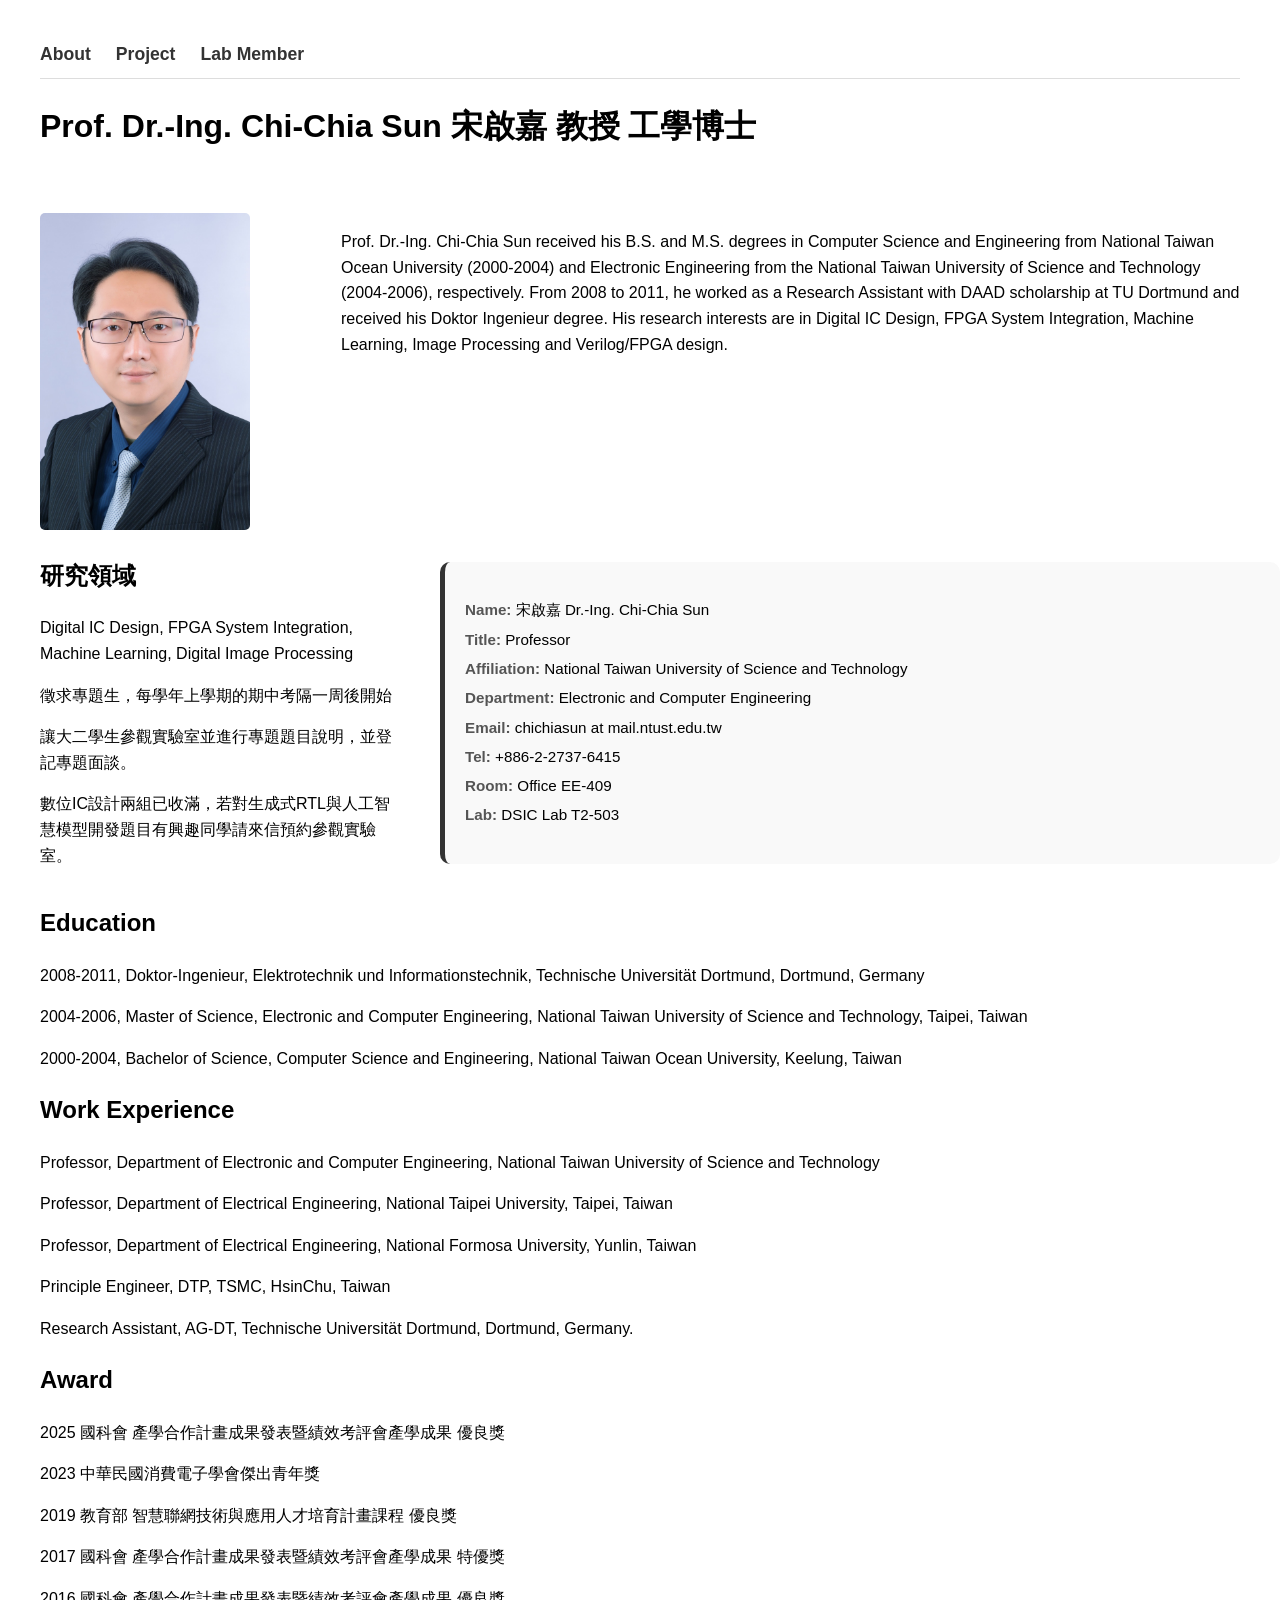
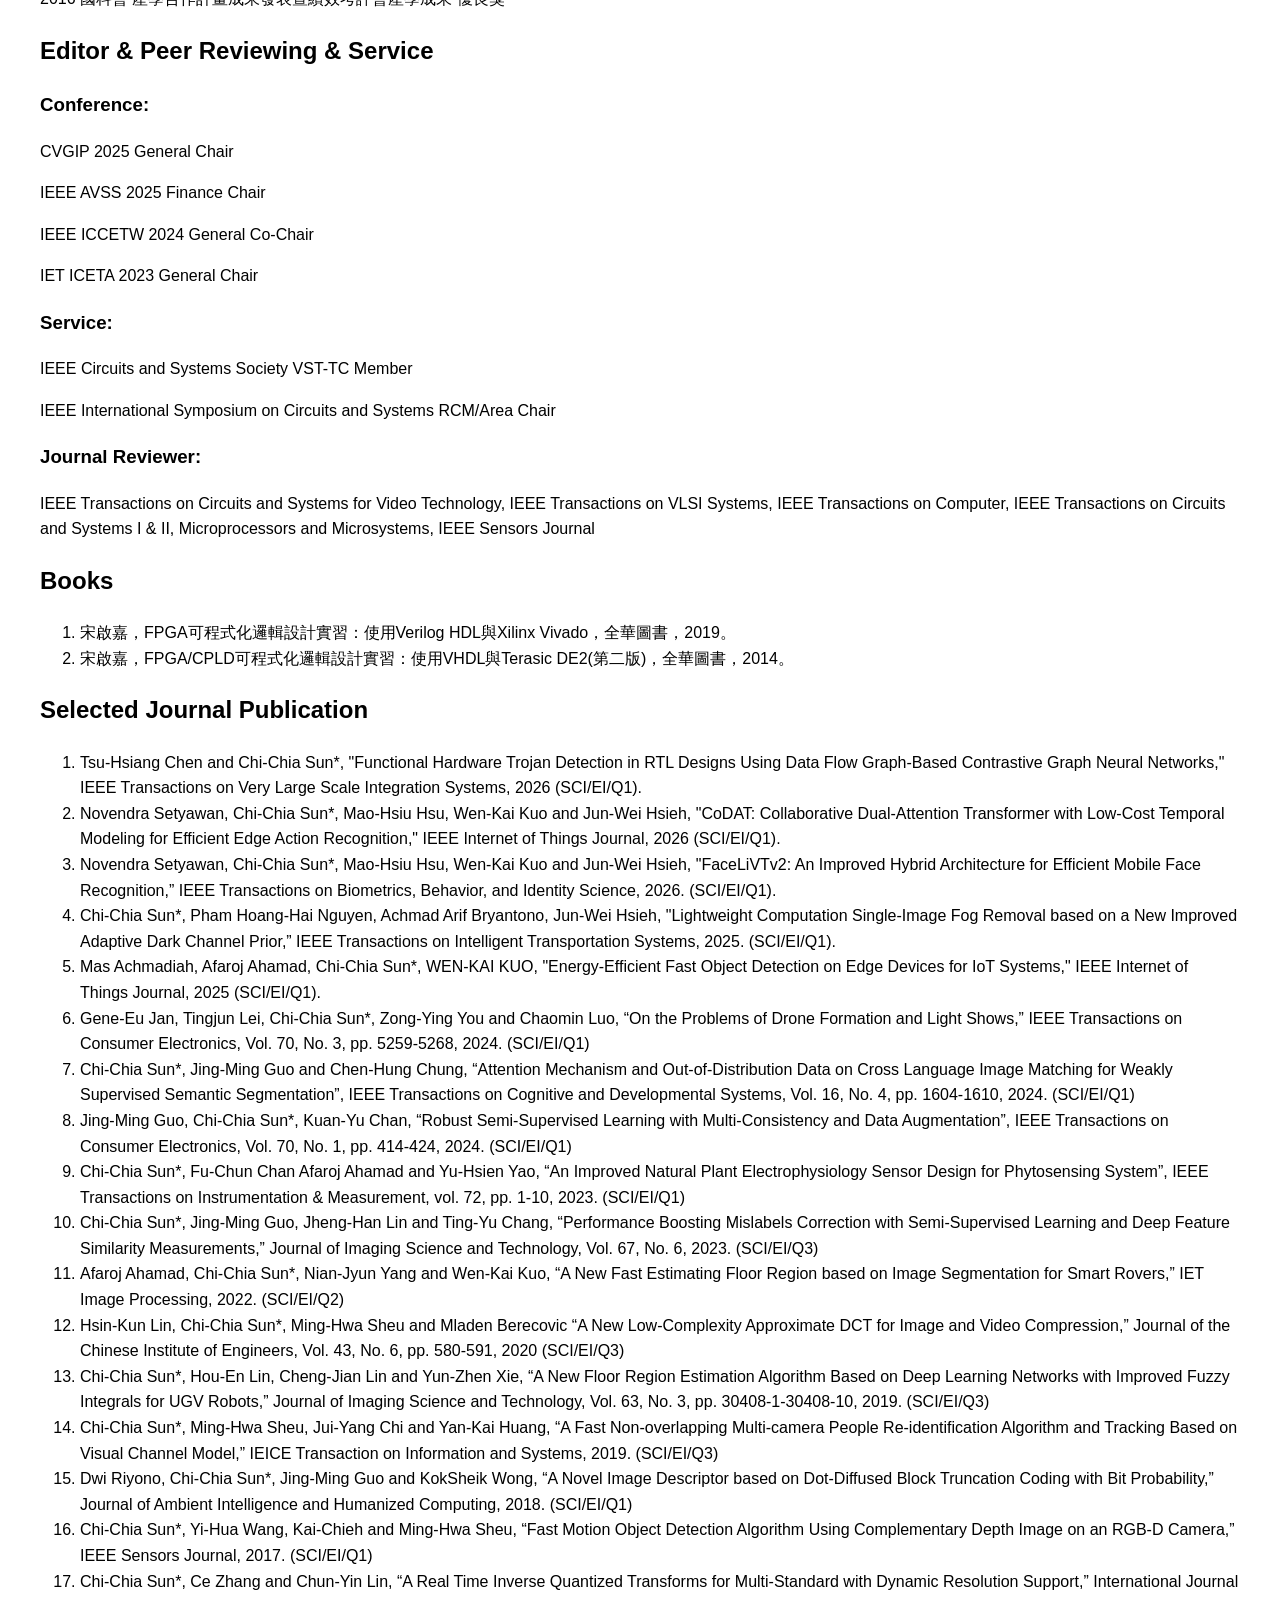
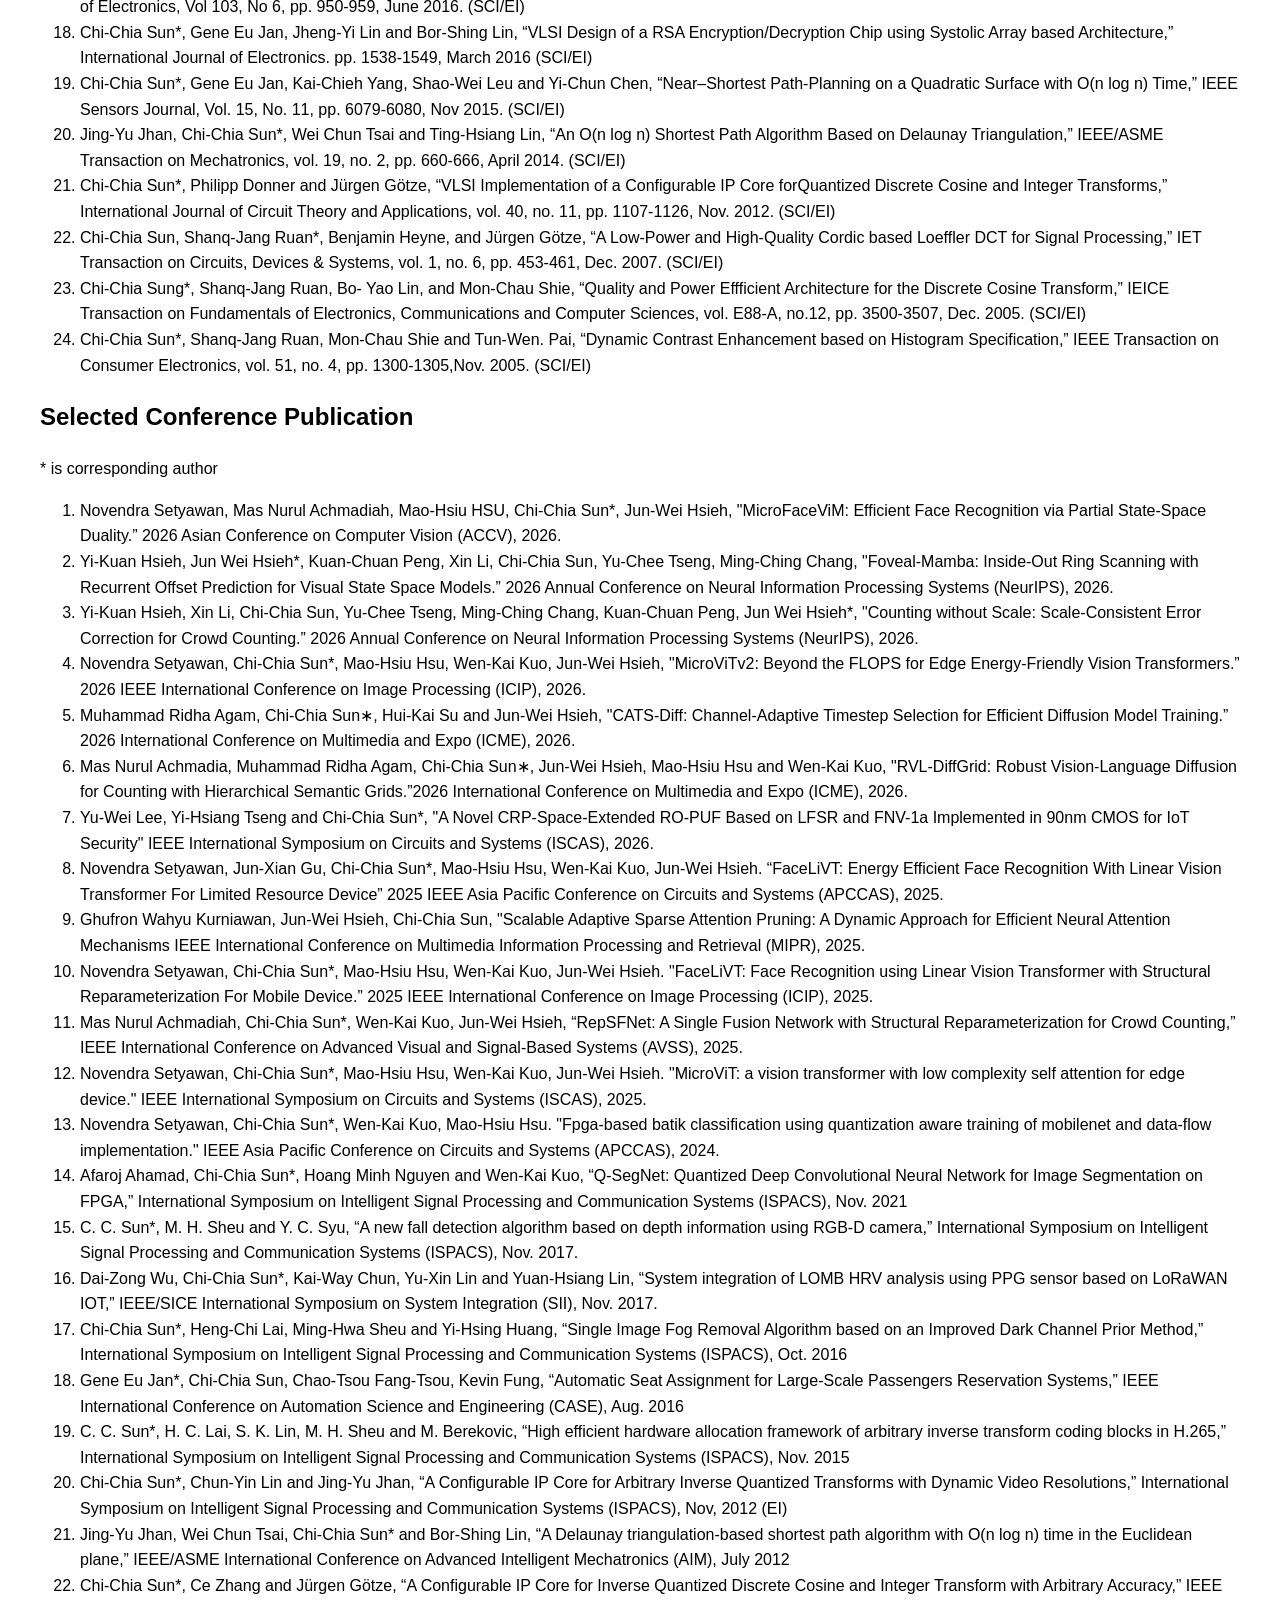
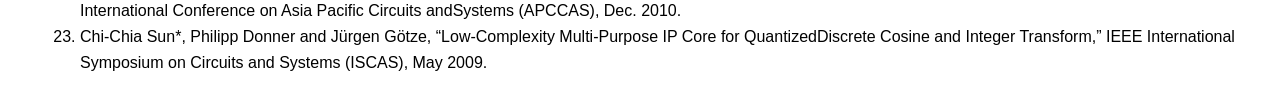
<file: index.html>
<!DOCTYPE html>
<html lang="zh-Hant">
<head>
    <meta charset="UTF-8">
    <title> 宋啟嘉 - Digital System and IC Design Lab </title>
    <link rel="stylesheet" href="assets/css/style.css">
    <body> 
        <!--跳轉-->
        <nav> 
            <ul> 
                <li> <a href="index.html"> About </a> </li>
                <li> <a href="project.html"> Project </a> </li>
                <li> <a href="LabMember.html"> Lab Member </a>  </li>
            </ul>
        </nav>
        <header> 
            <h1> Prof. Dr.-Ing. Chi-Chia Sun 宋啟嘉 教授 工學博士 </h1>
        </header>
        <!-- Prof Introduction & Photo -->
        <section id="Introduction"> 
            <div class="flex-container"> 
                <div class="photo-side">
                    <img src="assets/img/photo.jpg" alt="professor">
                </div>
                <div class="text"> 
                    <p> 
                        Prof. Dr.-Ing. Chi-Chia Sun received his B.S. and M.S. degrees in Computer Science and Engineering from National Taiwan Ocean University (2000-2004) and Electronic Engineering from the National Taiwan University of Science and Technology (2004-2006), respectively. From 2008 to 2011, he worked as a Research Assistant with DAAD scholarship at TU Dortmund and received his Doktor Ingenieur degree. His research interests are in Digital IC Design, FPGA System Integration, Machine Learning, Image Processing and Verilog/FPGA design.
                    </p>
                </div>
            </div>
            
            
        </section>

        <div class="Layout-Wapper">
            <scetion class="Research-Session">
                <div>
                    <h2> 研究領域 </h2>
                    <p> Digital IC Design, FPGA System Integration, Machine Learning, Digital Image Processing</p>   
                    <p>徵求專題生，每學年上學期的期中考隔一周後開始</p> 
                    <p>讓大二學生參觀實驗室並進行專題題目說明，並登記專題面談。</p> 

                    <p>數位IC設計兩組已收滿，若對生成式RTL與人工智慧模型開發題目有興趣同學請來信預約參觀實驗室。</p> 
                </div>
            </scetion>

            <section class="Info">
                <div class="contact-card">
                    <ul>
                        <li> <strong> Name: </strong> 宋啟嘉 Dr.-Ing. Chi-Chia Sun </li>
                        <li> <strong> Title: </strong> Professor </li>
                        <li> <strong> Affiliation: </strong> National Taiwan University of Science and Technology </li>
                        <li> <strong> Department: </strong> Electronic and Computer Engineering  </li>
                        <li> <strong> Email: </strong> chichiasun at mail.ntust.edu.tw </li>
                        <li> <strong> Tel: </strong> +886-2-2737-6415 </li>
                        <li> <strong> Room: </strong> Office EE-409 </li>
                        <li> <strong> Lab: </strong> DSIC Lab T2-503 </li>
                    </ul>
                </div>
            </section>
        </div>

        <section id="other">
            <div>
                <h2> Education </h2> 
                <p> 2008-2011, Doktor-Ingenieur, Elektrotechnik und Informationstechnik, Technische Universität Dortmund, Dortmund, Germany </p>
                <p> 2004-2006, Master of Science, Electronic and Computer Engineering, National Taiwan University of Science and Technology, Taipei, Taiwan </p>
                <p> 2000-2004, Bachelor of Science, Computer Science and Engineering, National Taiwan Ocean University, Keelung, Taiwan </p>
            </div>
            <div>
                <h2> Work Experience </h2>
                <p> Professor, Department of Electronic and Computer Engineering, National Taiwan University of Science and Technology </p>
                <p> Professor, Department of Electrical Engineering, National Taipei University, Taipei, Taiwan </p>
                <p> Professor, Department of Electrical Engineering, National Formosa University, Yunlin, Taiwan</p>
                <p> Principle Engineer, DTP, TSMC, HsinChu, Taiwan </p>
                <p> Research Assistant, AG-DT, Technische Universität Dortmund, Dortmund, Germany.</p>
            </div>
            <div>
                <h2> Award </h2>
                <p> 2025 國科會 產學合作計畫成果發表暨績效考評會產學成果 優良獎 </p>
                <p> 2023 中華民國消費電子學會傑出青年獎 </p>
                <p> 2019 教育部 智慧聯網技術與應用人才培育計畫課程 優良獎 </p>
                <p> 2017 國科會 產學合作計畫成果發表暨績效考評會產學成果 特優獎 </p>
                <p> 2016 國科會 產學合作計畫成果發表暨績效考評會產學成果 優良獎 </p>
            </div>
            <div>
                <h2> Editor & Peer Reviewing & Service </h2>
                <h3> Conference: </h3>
                <p> CVGIP 2025 General Chair </p>
                <p> IEEE AVSS 2025 Finance Chair </p>
                <p> IEEE ICCETW 2024 General Co-Chair </p>
                <p> IET ICETA 2023 General Chair </p>
                <h3> Service: </h3>
                <p> IEEE Circuits and Systems Society VST-TC Member </p>
                <p> IEEE International Symposium on Circuits and Systems RCM/Area Chair </p>
                <h3> Journal Reviewer: </h3>
                <p> IEEE Transactions on Circuits and Systems for Video Technology, IEEE Transactions on VLSI Systems, IEEE Transactions on Computer, IEEE Transactions on Circuits and Systems I & II, Microprocessors and Microsystems, IEEE Sensors Journal </p>
            </div>
            <div>
                <h2> Books </h2>
                <ol>
                    <li> 宋啟嘉，FPGA可程式化邏輯設計實習：使用Verilog HDL與Xilinx Vivado，全華圖書，2019。 </li>
                    <li> 宋啟嘉，FPGA/CPLD可程式化邏輯設計實習：使用VHDL與Terasic DE2(第二版)，全華圖書，2014。 </li>
                </ol>
            </div>
            <div>
                <h2> Selected Journal Publication </h2>
                <ol>

<li> Tsu-Hsiang Chen and Chi-Chia Sun*, "Functional Hardware Trojan Detection in RTL Designs Using Data Flow Graph-Based Contrastive Graph Neural Networks," IEEE Transactions on Very Large Scale Integration Systems, 2026 (SCI/EI/Q1). </li>
<li> Novendra Setyawan, Chi-Chia Sun*, Mao-Hsiu Hsu, Wen-Kai Kuo and Jun-Wei Hsieh, "CoDAT: Collaborative Dual-Attention Transformer with Low-Cost Temporal Modeling for Efficient Edge Action Recognition," IEEE Internet of Things Journal, 2026 (SCI/EI/Q1). </li>
                    <li> Novendra Setyawan, Chi-Chia Sun*, Mao-Hsiu Hsu, Wen-Kai Kuo and Jun-Wei Hsieh, "FaceLiVTv2: An Improved Hybrid Architecture for Efficient Mobile Face Recognition,” IEEE Transactions on Biometrics, Behavior, and Identity Science, 2026. (SCI/EI/Q1). </li>
                    <li> Chi-Chia Sun*, Pham Hoang-Hai Nguyen, Achmad Arif Bryantono, Jun-Wei Hsieh, "Lightweight Computation Single-Image Fog Removal based on a New Improved Adaptive Dark Channel Prior,” IEEE Transactions on Intelligent Transportation Systems, 2025. (SCI/EI/Q1).  </li>
                    <li> Mas Achmadiah, Afaroj Ahamad, Chi-Chia Sun*, WEN-KAI KUO, "Energy-Efficient Fast Object Detection on Edge Devices for IoT Systems," IEEE Internet of Things Journal, 2025 (SCI/EI/Q1). </li>
                    <li> Gene-Eu Jan, Tingjun Lei, Chi-Chia Sun*, Zong-Ying You and Chaomin Luo, “On the Problems of Drone Formation and Light Shows,” IEEE Transactions on Consumer Electronics, Vol. 70, No. 3, pp. 5259-5268, 2024. (SCI/EI/Q1)</li>
                    <li> Chi-Chia Sun*, Jing-Ming Guo and Chen-Hung Chung, “Attention Mechanism and Out-of-Distribution Data on Cross Language Image Matching for Weakly Supervised Semantic Segmentation”, IEEE Transactions on Cognitive and Developmental Systems, Vol. 16, No. 4, pp. 1604-1610, 2024. (SCI/EI/Q1) </li>
                    <li> Jing-Ming Guo, Chi-Chia Sun*, Kuan-Yu Chan, “Robust Semi-Supervised Learning with Multi-Consistency and Data Augmentation”, IEEE Transactions on Consumer Electronics, Vol. 70, No. 1, pp. 414-424, 2024. (SCI/EI/Q1)</li>
                    <li> Chi-Chia Sun*, Fu-Chun Chan Afaroj Ahamad and Yu-Hsien Yao, “An Improved Natural Plant Electrophysiology Sensor Design for Phytosensing System”, IEEE Transactions on Instrumentation & Measurement, vol. 72, pp. 1-10, 2023. (SCI/EI/Q1)</li>
                    <li> Chi-Chia Sun*, Jing-Ming Guo, Jheng-Han Lin and Ting-Yu Chang, “Performance Boosting Mislabels Correction with Semi-Supervised Learning and Deep Feature Similarity Measurements,” Journal of Imaging Science and Technology, Vol. 67, No. 6, 2023. (SCI/EI/Q3) </li>
                    <li> Afaroj Ahamad, Chi-Chia Sun*, Nian-Jyun Yang and Wen-Kai Kuo, “A New Fast Estimating Floor Region based on Image Segmentation for Smart Rovers,” IET Image Processing, 2022. (SCI/EI/Q2)</li>
                    <li> Hsin-Kun Lin, Chi-Chia Sun*, Ming-Hwa Sheu and Mladen Berecovic “A New Low-Complexity Approximate DCT for Image and Video Compression,” Journal of the Chinese Institute of Engineers, Vol. 43, No. 6, pp. 580-591, 2020 (SCI/EI/Q3)</li>
                    <li> Chi-Chia Sun*, Hou-En Lin, Cheng-Jian Lin and Yun-Zhen Xie, “A New Floor Region Estimation Algorithm Based on Deep Learning Networks with Improved Fuzzy Integrals for UGV Robots,” Journal of Imaging Science and Technology, Vol. 63, No. 3, pp. 30408-1-30408-10, 2019. (SCI/EI/Q3)</li>
                    <li> Chi-Chia Sun*, Ming-Hwa Sheu, Jui-Yang Chi and Yan-Kai Huang, “A Fast Non-overlapping Multi-camera People Re-identification Algorithm and Tracking Based on Visual Channel Model,” IEICE Transaction on Information and Systems, 2019. (SCI/EI/Q3)</li>
                    <li> Dwi Riyono, Chi-Chia Sun*, Jing-Ming Guo and KokSheik Wong, “A Novel Image Descriptor based on Dot-Diffused Block Truncation Coding with Bit Probability,” Journal of Ambient Intelligence and Humanized Computing, 2018. (SCI/EI/Q1) </li>
                    <li> Chi-Chia Sun*, Yi-Hua Wang, Kai-Chieh and Ming-Hwa Sheu, “Fast Motion Object Detection Algorithm Using Complementary Depth Image on an RGB-D Camera,” IEEE Sensors Journal, 2017. (SCI/EI/Q1)</li>
                    <li> Chi-Chia Sun*, Ce Zhang and Chun-Yin Lin, “A Real Time Inverse Quantized Transforms for Multi-Standard with Dynamic Resolution Support,” International Journal of Electronics, Vol 103, No 6, pp. 950-959, June 2016. (SCI/EI) </li>
                    <li> Chi-Chia Sun*, Gene Eu Jan, Jheng-Yi Lin and Bor-Shing Lin, “VLSI Design of a RSA Encryption/Decryption Chip using Systolic Array based Architecture,” International Journal of Electronics. pp. 1538-1549, March 2016 (SCI/EI)</li>
                    <li> Chi-Chia Sun*, Gene Eu Jan, Kai-Chieh Yang, Shao-Wei Leu and Yi-Chun Chen, “Near–Shortest Path-Planning on a Quadratic Surface with O(n log n) Time,” IEEE Sensors Journal, Vol. 15, No. 11, pp. 6079-6080, Nov 2015. (SCI/EI)</li>
                    <li> Jing-Yu Jhan, Chi-Chia Sun*, Wei Chun Tsai and Ting-Hsiang Lin, “An O(n log n) Shortest Path Algorithm Based on Delaunay Triangulation,” IEEE/ASME Transaction on Mechatronics, vol. 19, no. 2, pp. 660-666, April 2014. (SCI/EI)</li>
                    <li> Chi-Chia Sun*, Philipp Donner and Jürgen Götze, “VLSI Implementation of a Configurable IP Core forQuantized Discrete Cosine and Integer Transforms,” International Journal of Circuit Theory and Applications, vol. 40, no. 11, pp. 1107-1126, Nov. 2012. (SCI/EI)</li>
                    <li> Chi-Chia Sun, Shanq-Jang Ruan*, Benjamin Heyne, and Jürgen Götze, “A Low-Power and High-Quality Cordic based Loeffler DCT for Signal Processing,” IET Transaction on Circuits, Devices & Systems, vol. 1, no. 6, pp. 453-461, Dec. 2007. (SCI/EI)</li>
                    <li> Chi-Chia Sung*, Shanq-Jang Ruan, Bo- Yao Lin, and Mon-Chau Shie, “Quality and Power Effficient Architecture for the Discrete Cosine Transform,” IEICE Transaction on Fundamentals of Electronics, Communications and Computer Sciences, vol. E88-A, no.12, pp. 3500-3507, Dec. 2005. (SCI/EI)</li>
                    <li> Chi-Chia Sun*, Shanq-Jang Ruan, Mon-Chau Shie and Tun-Wen. Pai, “Dynamic Contrast Enhancement based on Histogram Specification,” IEEE Transaction on Consumer Electronics, vol. 51, no. 4, pp. 1300-1305,Nov. 2005. (SCI/EI) </li>
                </ol>
                <h2> Selected Conference Publication </h2>
                <p> * is corresponding author </p>
                <ol>

<li> Novendra Setyawan, Mas Nurul Achmadiah, Mao-Hsiu HSU, Chi-Chia Sun*, Jun-Wei Hsieh, "MicroFaceViM: Efficient Face Recognition via Partial State-Space Duality.” 2026 Asian Conference on Computer Vision (ACCV), 2026. </li>
<li>Yi-Kuan Hsieh, Jun Wei Hsieh*, Kuan-Chuan Peng, Xin Li, Chi-Chia Sun, Yu-Chee Tseng, Ming-Ching Chang, "Foveal-Mamba: Inside-Out Ring Scanning with Recurrent Offset Prediction for Visual State Space Models.” 2026 Annual Conference on Neural Information Processing Systems (NeurIPS), 2026. </li>                    
<li>Yi-Kuan Hsieh, Xin Li, Chi-Chia Sun, Yu-Chee Tseng, Ming-Ching Chang, Kuan-Chuan Peng, Jun Wei Hsieh*, "Counting without Scale: Scale-Consistent Error Correction for Crowd Counting.” 2026 Annual Conference on Neural Information Processing Systems (NeurIPS), 2026. </li>
<li> Novendra Setyawan, Chi-Chia Sun*, Mao-Hsiu Hsu, Wen-Kai Kuo, Jun-Wei Hsieh, "MicroViTv2: Beyond the FLOPS for Edge Energy-Friendly Vision Transformers.” 2026 IEEE International Conference on Image Processing (ICIP), 2026. </li>
                    <li> Muhammad Ridha Agam, Chi-Chia Sun∗, Hui-Kai Su and Jun-Wei Hsieh, "CATS-Diff: Channel-Adaptive Timestep Selection for Efficient Diffusion Model Training.”2026 International Conference on Multimedia and Expo (ICME), 2026. </li>
                    <li> Mas Nurul Achmadia, Muhammad Ridha Agam, Chi-Chia Sun∗, Jun-Wei Hsieh, Mao-Hsiu Hsu and Wen-Kai Kuo, "RVL-DiffGrid: Robust Vision-Language Diffusion for Counting with Hierarchical Semantic Grids.”2026 International Conference on Multimedia and Expo (ICME), 2026. </li>
                    <li> Yu-Wei Lee, Yi-Hsiang Tseng and Chi-Chia Sun*, "A Novel CRP-Space-Extended RO-PUF Based on LFSR and FNV-1a Implemented in 90nm CMOS for IoT Security" IEEE International Symposium on Circuits and Systems (ISCAS), 2026.  </li>
                    <li> Novendra Setyawan, Jun-Xian Gu, Chi-Chia Sun*,  Mao-Hsiu Hsu, Wen-Kai Kuo, Jun-Wei Hsieh. “FaceLiVT: Energy Efficient Face Recognition With Linear Vision Transformer For Limited Resource Device”  2025 IEEE Asia Pacific Conference on Circuits and Systems (APCCAS), 2025. </li>
                    <li> Ghufron Wahyu Kurniawan, Jun-Wei Hsieh, Chi-Chia Sun, "Scalable Adaptive Sparse Attention Pruning: A Dynamic Approach for Efficient Neural Attention Mechanisms IEEE International Conference on Multimedia Information Processing and Retrieval (MIPR), 2025. </li>
                    <li> Novendra Setyawan, Chi-Chia Sun*, Mao-Hsiu Hsu, Wen-Kai Kuo, Jun-Wei Hsieh. "FaceLiVT: Face Recognition using Linear Vision Transformer with Structural Reparameterization For Mobile Device.” 2025 IEEE International Conference on Image Processing (ICIP), 2025. </li>
                    <li> Mas Nurul Achmadiah, Chi-Chia Sun*, Wen-Kai Kuo, Jun-Wei Hsieh, “RepSFNet: A Single Fusion Network with Structural Reparameterization for Crowd Counting,” IEEE International Conference on Advanced Visual and Signal-Based Systems (AVSS), 2025. </li>
                    <li> Novendra Setyawan, Chi-Chia Sun*,  Mao-Hsiu Hsu, Wen-Kai Kuo, Jun-Wei Hsieh. "MicroViT: a vision transformer with low complexity self attention for edge device." IEEE International Symposium on Circuits and Systems (ISCAS), 2025. </li>
                    <li> Novendra Setyawan, Chi-Chia Sun*, Wen-Kai Kuo, Mao-Hsiu Hsu. "Fpga-based batik classification using quantization aware training of mobilenet and data-flow implementation." IEEE Asia Pacific Conference on Circuits and Systems (APCCAS), 2024. </li>
                    <li> Afaroj Ahamad, Chi-Chia Sun*, Hoang Minh Nguyen and Wen-Kai Kuo, “Q-SegNet: Quantized Deep Convolutional Neural Network for Image Segmentation on FPGA,” International Symposium on Intelligent Signal Processing and Communication Systems (ISPACS), Nov. 2021  </li>
                    <li> C. C. Sun*, M. H. Sheu and Y. C. Syu, “A new fall detection algorithm based on depth information using RGB-D camera,” International Symposium on Intelligent Signal Processing and Communication Systems (ISPACS), Nov. 2017.</li>
                    <li> Dai-Zong Wu, Chi-Chia Sun*, Kai-Way Chun, Yu-Xin Lin and Yuan-Hsiang Lin, “System integration of LOMB HRV analysis using PPG sensor based on LoRaWAN IOT,” IEEE/SICE International Symposium on System Integration (SII), Nov. 2017.</li>
                    <li> Chi-Chia Sun*, Heng-Chi Lai, Ming-Hwa Sheu and Yi-Hsing Huang, “Single Image Fog Removal Algorithm based on an Improved Dark Channel Prior Method,” International Symposium on Intelligent Signal Processing and Communication Systems (ISPACS), Oct. 2016  </li>
                    <li> Gene Eu Jan*, Chi-Chia Sun, Chao-Tsou Fang-Tsou, Kevin Fung, “Automatic Seat Assignment for Large-Scale Passengers Reservation Systems,”  IEEE International Conference on Automation Science and Engineering (CASE), Aug. 2016 </li>
                    <li> C. C. Sun*, H. C. Lai, S. K. Lin, M. H. Sheu and M. Berekovic, “High efficient hardware allocation framework of arbitrary inverse transform coding blocks in H.265,” International Symposium on Intelligent Signal Processing and Communication Systems (ISPACS), Nov. 2015</li>
                    <li> Chi-Chia Sun*, Chun-Yin Lin and Jing-Yu Jhan, “A Configurable IP Core for Arbitrary Inverse Quantized Transforms with Dynamic Video Resolutions,” International Symposium on Intelligent Signal Processing and Communication Systems  (ISPACS), Nov, 2012 (EI)</li>
                    <li> Jing-Yu Jhan, Wei Chun Tsai, Chi-Chia Sun* and Bor-Shing Lin, “A Delaunay triangulation-based shortest path algorithm with O(n log n) time in the Euclidean plane,” IEEE/ASME International Conference on Advanced Intelligent Mechatronics (AIM), July 2012 </li>
                    <li> Chi-Chia Sun*, Ce Zhang and  Jürgen Götze, “A Configurable IP Core for Inverse Quantized Discrete Cosine and Integer Transform with Arbitrary Accuracy,” IEEE International Conference on Asia Pacific Circuits andSystems (APCCAS), Dec. 2010. </li>
                    <li> Chi-Chia Sun*, Philipp Donner and Jürgen Götze, “Low-Complexity Multi-Purpose IP Core for QuantizedDiscrete Cosine and Integer Transform,” IEEE International Symposium on Circuits and Systems (ISCAS), May 2009.</li>

                </ol>
            </div>
        </section>
    </body>



</head>
</html>
</file>
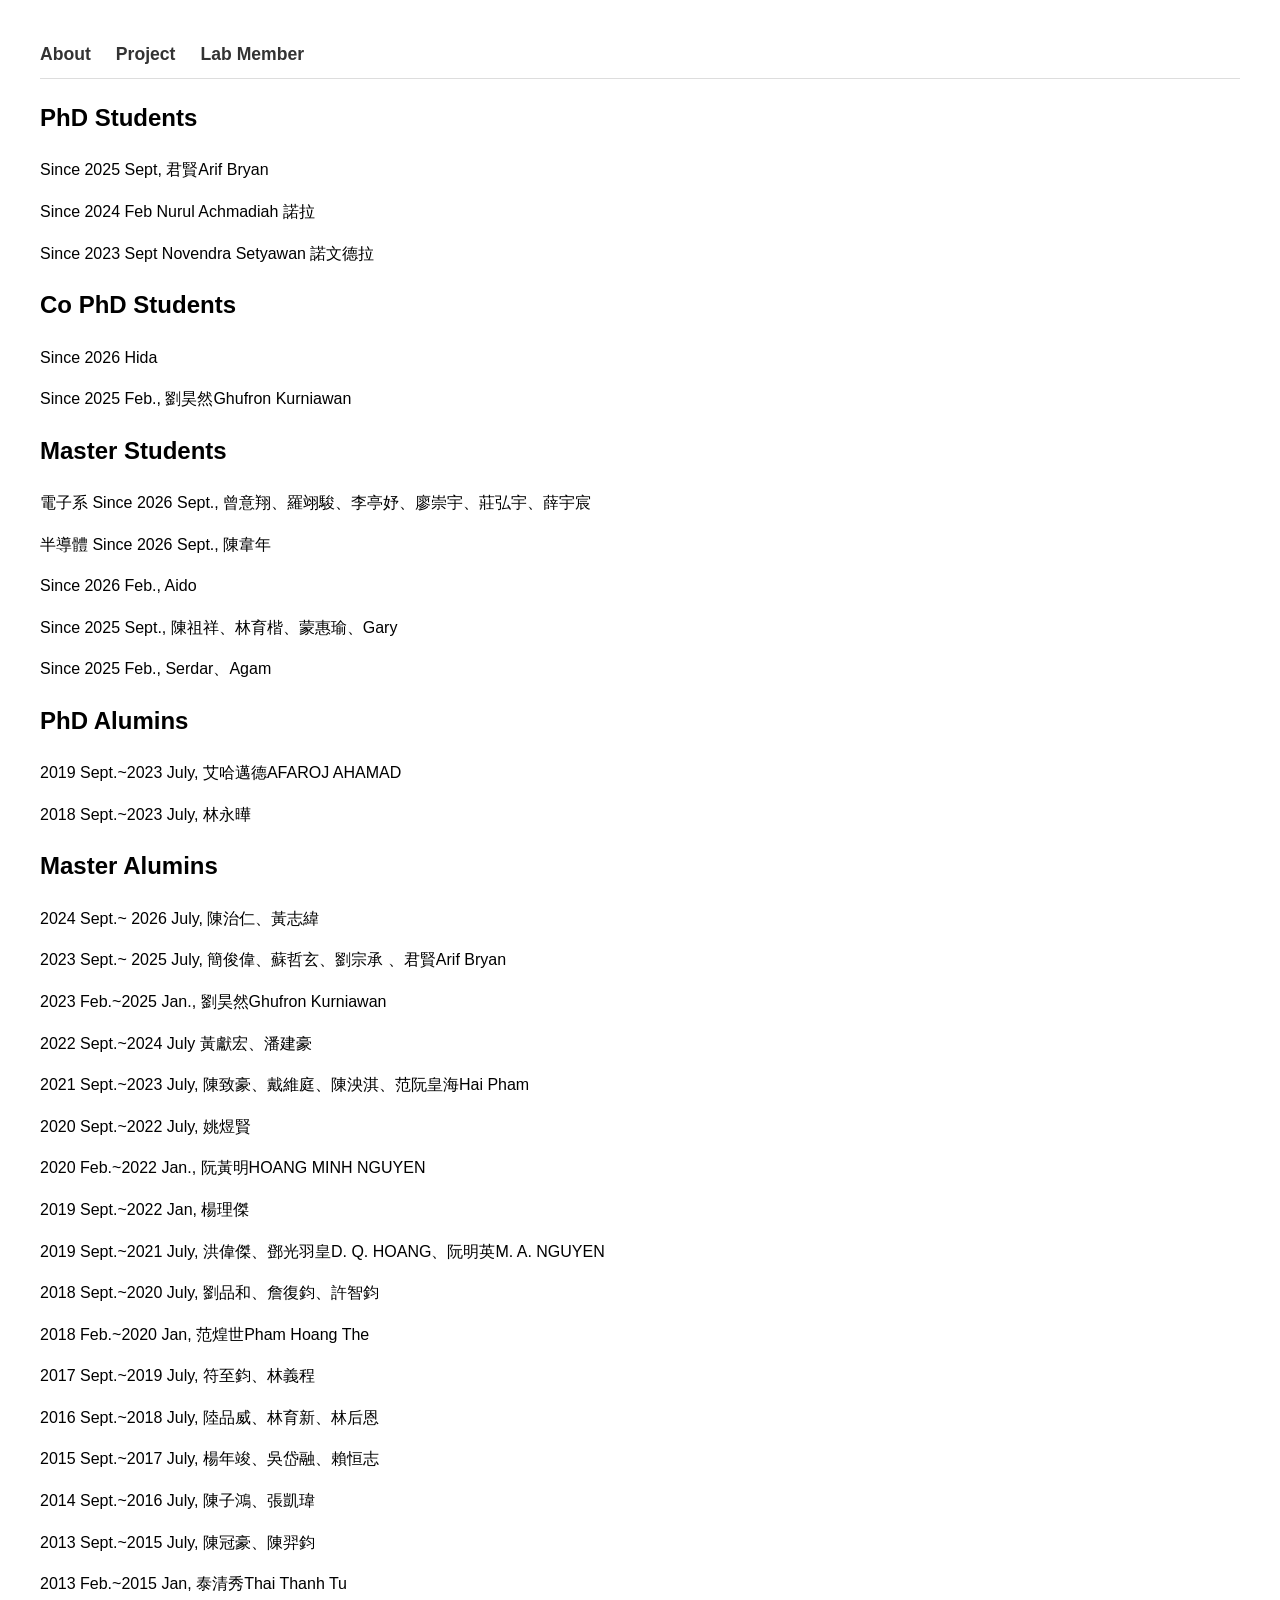
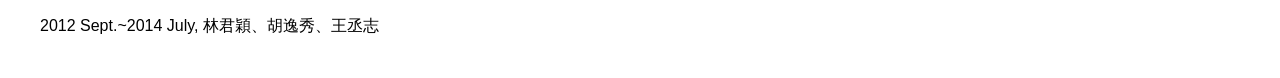
<file: LabMember.html>
<!DOCTYPE html>
<html lang="zh-Hant">
<head>
    <meta charset="UTF-8">
    <title> Projects </title>
    <link rel="stylesheet" href="assets/css/style.css">
    <body>
        <!--跳轉-->
        <nav> 
            <ul> 
                <li> <a href="index.html"> About </a> </li>
                <li> <a href="project.html"> Project </a> </li>
                <li> <a href="LabMember.html"> Lab Member </a>  </li>
            </ul>
        </nav>
        <!-- Member -->
            
        <section>
            <h2> PhD Students </h2>
            <div>               
                <p> Since 2025 Sept, 君賢Arif Bryan </p>
                <p> Since 2024 Feb Nurul Achmadiah 諾拉 </p>
                <p> Since 2023 Sept Novendra Setyawan 諾文德拉 </p>
            </div>
        </section>

        <section>
            <h2> Co PhD Students </h2>
            <div>
                <p> Since 2026 Hida </p>
                <p> Since 2025 Feb.,  劉昊然Ghufron Kurniawan </p>
            </div>
        </section>

        <section>
            <h2> Master Students </h2>
            <div>
                <p> 電子系 Since 2026 Sept., 曾意翔、羅翊駿、李亭妤、廖崇宇、莊弘宇、薛宇宸</p>
                <p> 半導體 Since 2026 Sept., 陳韋年</p>
                
                <p> Since 2026 Feb.,  Aido </p>
                <p> Since 2025 Sept., 陳祖祥、林育楷、蒙惠瑜、Gary </p>
                <p> Since 2025 Feb.,  Serdar、Agam </p>
            </div>
        </section>
        
        <section>
            <h2> PhD Alumins </h2>
            <div>
                <p> 2019 Sept.~2023 July, 艾哈邁德AFAROJ AHAMAD  </p>
                <p> 2018 Sept.~2023 July, 林永曄  </p>
            </div>
        </section>

        <section>
            <h2> Master Alumins </h2>
            <div>
                <p> 2024 Sept.~ 2026 July, 陳治仁、黃志緯 </p>
                <p> 2023 Sept.~ 2025 July, 簡俊偉、蘇哲玄、劉宗承 、君賢Arif Bryan </p>
                <p> 2023 Feb.~2025 Jan., 劉昊然Ghufron Kurniawan  </p>
                <p> 2022 Sept.~2024 July  黃獻宏、潘建豪 </p>
                <p> 2021 Sept.~2023 July, 陳致豪、戴維庭、陳泱淇、范阮皇海Hai Pham </p>
                <p> 2020 Sept.~2022 July, 姚煜賢 </p>
                <p> 2020 Feb.~2022 Jan., 阮黃明HOANG MINH NGUYEN </p>
                <p> 2019 Sept.~2022 Jan, 楊理傑 </p>
                <p> 2019 Sept.~2021 July, 洪偉傑、鄧光羽皇D. Q. HOANG、阮明英M. A. NGUYEN </p>
                <p> 2018 Sept.~2020 July, 劉品和、詹復鈞、許智鈞 </p>
                <p> 2018 Feb.~2020 Jan, 范煌世Pham Hoang The </p>
                <p> 2017 Sept.~2019 July, 符至鈞、林義程 </p>
                <p> 2016 Sept.~2018 July, 陸品威、林育新、林后恩 </p>
                <p> 2015 Sept.~2017 July, 楊年竣、吳岱融、賴恒志</p>
                <p> 2014 Sept.~2016 July, 陳子鴻、張凱瑋 </p>
                <p> 2013 Sept.~2015 July, 陳冠豪、陳羿鈞 </p>
                <p> 2013 Feb.~2015 Jan, 泰清秀Thai Thanh Tu </p>
                <p> 2012 Sept.~2014 July, 林君穎、胡逸秀、王丞志 </p>
            </div>
        <section>

    </body>

</head>
</html>
</file>
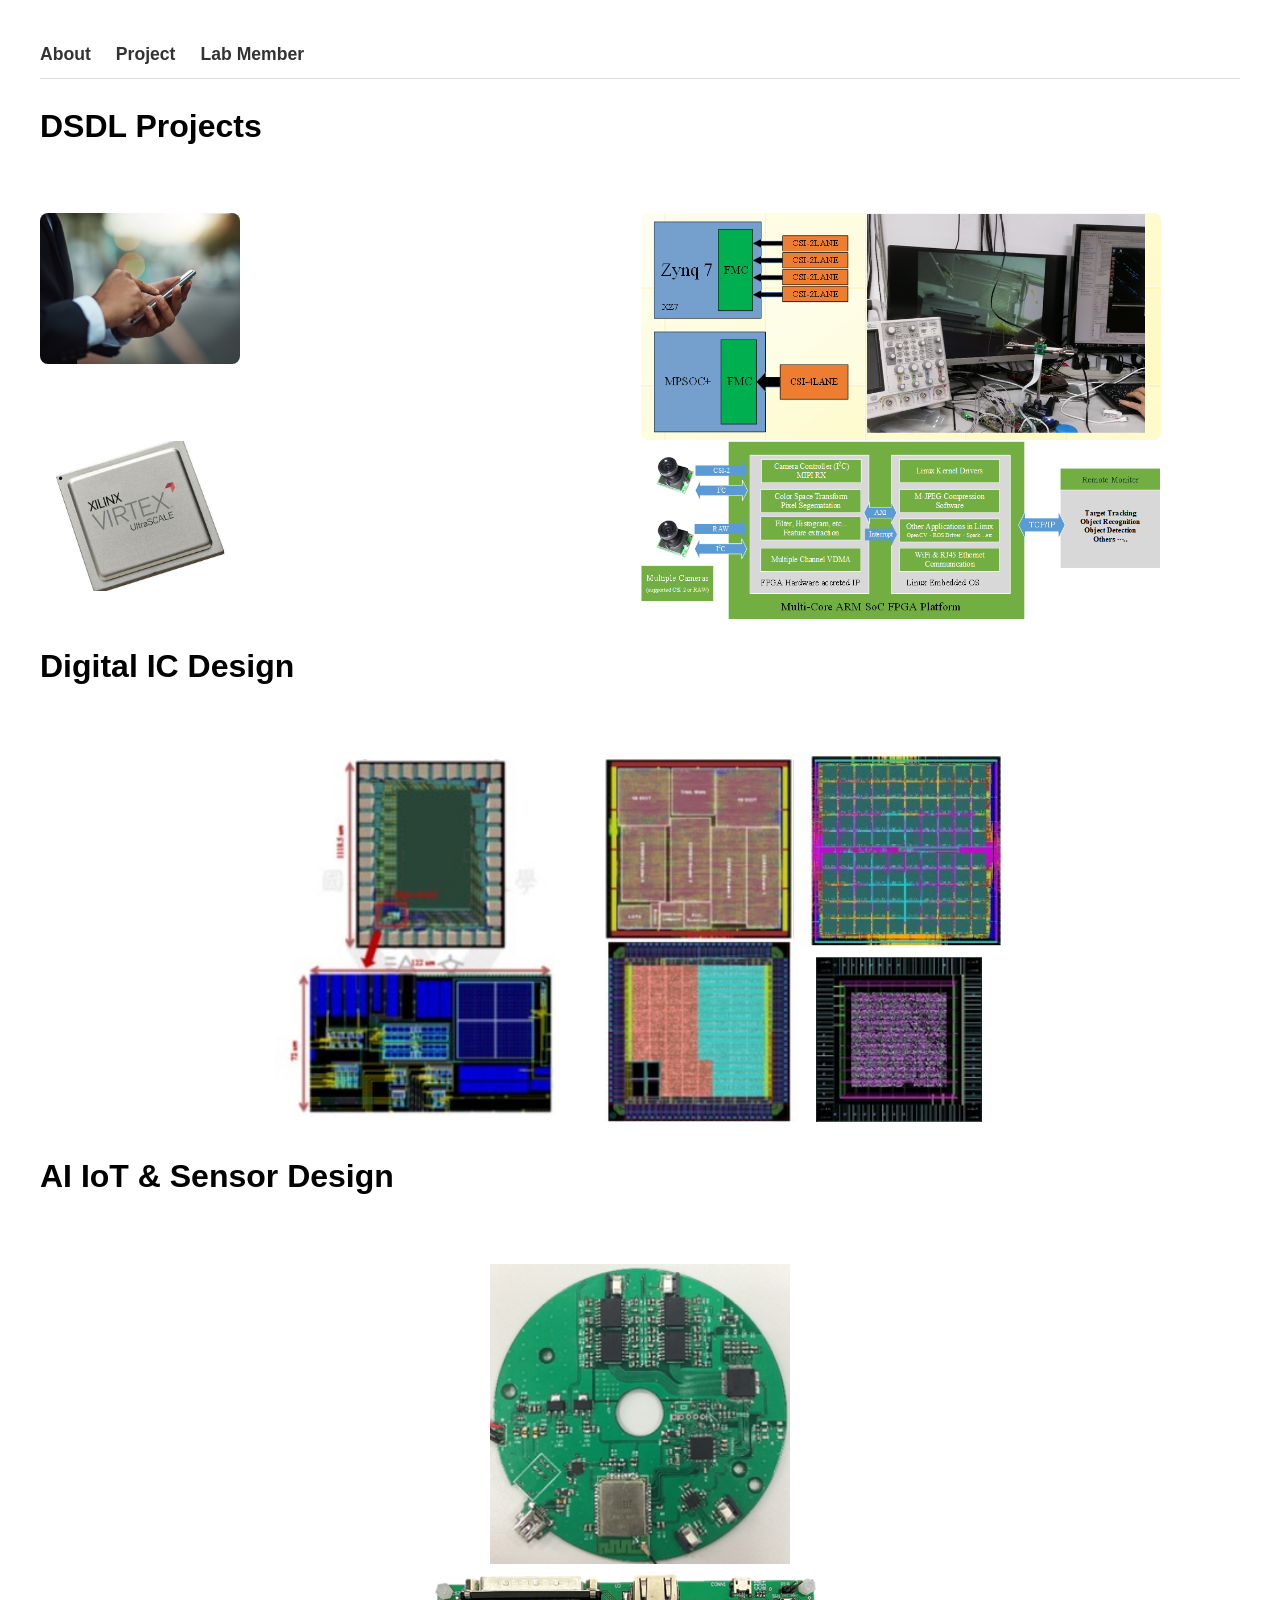
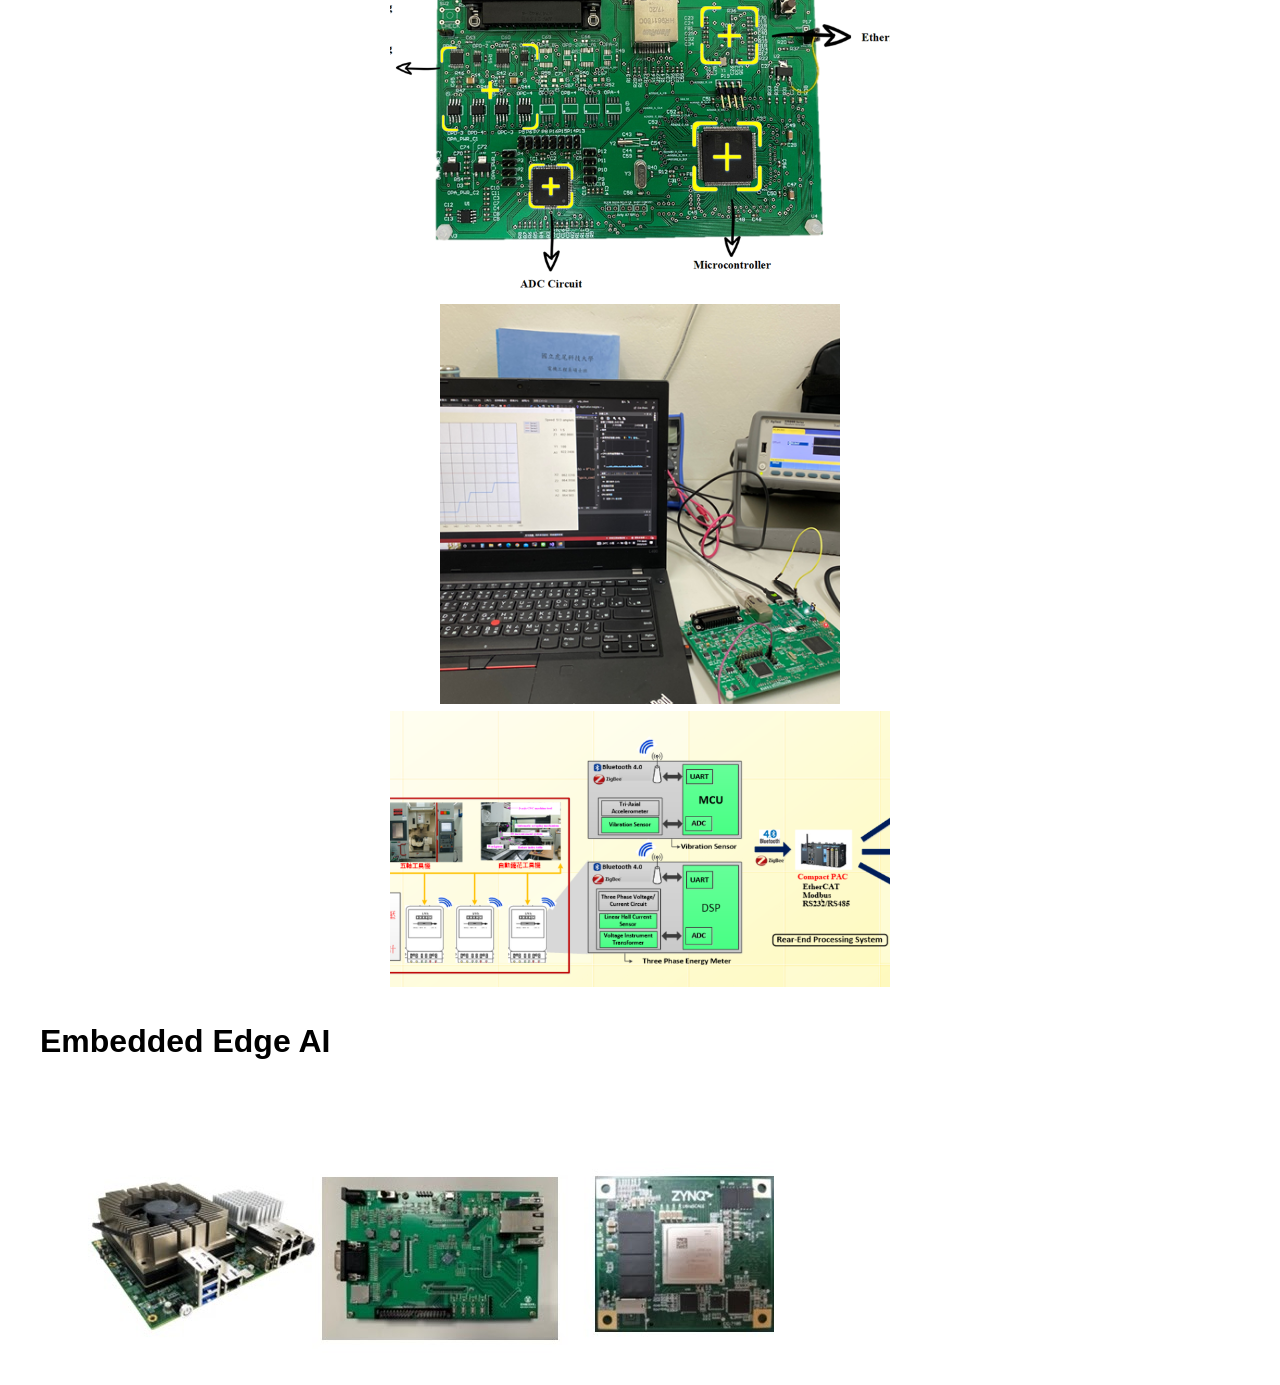
<file: project.html>
<!DOCTYPE html>
<html lang="zh-Hant">
<head>
    <meta charset="UTF-8">
    <title> Projects </title>
    <link rel="stylesheet" href="assets/css/style.css">
    <body>
        <!--跳轉-->
        <nav> 
            <ul> 
                <li> <a href="index.html"> About </a> </li>
                <li> <a href="project.html"> Project </a> </li>
                <li> <a href="LabMember.html"> Lab Member </a>  </li>
            </ul>
        </nav>
        <!-- Projects -->
        <header>
            <h1> DSDL Projects </h1>
        </header>
        
        <section id="SoCProjects" class="SoCProjects">
            <div class="pic1_1">
                <img src=assets/img/SoC1.jpg>
            </div>
            <div class="pic1_2">
                <img src=assets/img/SoC2.png>
            </div>
            <div class="pic1_3">
                <img src=assets/img/SoC3.png>
            </div>
            <div class="pic1_4">
                <img src=assets/img/SoC4.png>
            </div>
        </section>
        <!-- Projects 2  -->
        <header>
            <h1> Digital IC Design </h1>
        </header>
        
        <section id="DIC" class="DIC">
            <div class="pic2_1">
                <img src="assets/img/dic_1.jpg">
            </div>
            <div class="pic2_2">
                <img src="assets/img/dic_2.jpg">
            </div>
        </section>

        <!-- Projects 3 -->
        <header> 
            <h1> AI IoT & Sensor Design</h1>
        </header>

        <section id="IoT" class="IoT">
            <div class="IoT_1">
                <img src="assets/img/IoT_1.png">
            </div>
            <div class="IoT_2">
                <img src="assets/img/IoT_2.png">
            </div>
            <div class="IoT_3">
                <img src="assets/img/IoT_3.png">
            </div>
            <div class="IoT_4">
                <img src="assets/img/IoT_4.png">
            </div>

        </section>
        
        <!-- Projects 4 -->
        <header>
            <h1> Embedded Edge AI </h1>
        </header>
        <section id="EdgeAI" class="EdgeAI">
            <div class="EdgeAI_1">
                <img src="assets/img/EdgeAI.jpg">
            </div>
        </section>
    </body>


</head>
</html>
</file>
<file: assets/css/style.css>
/* -- setting -- */
body {
    font-family: 'Helvetica', sans-serif;
    line-height: 1.6;
    max-width: 1200px;
    margin: auto;
    padding: 20px;
}

nav ul {
    display: flex;
    list-style: none;
    padding: 0;
}

nav ul li {
    margin-right: 20px;
}

header {
    border-bottom: 2px;
    solid #333;
    padding-bottom: 20px;

}

section {
    margin-top:20px;
}

.flex-container {
    display: flex;
    gap: 1px;
    align-items: flex-start;
}

.photo-side {
    flex: 0 0 300px;
}

.photo-side img {
    width:70%;
    height: auto;
    border-radius: 5px;
}

.text {
    flex:1;
}

.Layout-Wapper {
    display: flex;
    gap: 40px;
    align-items: flex-start;
}

.Research-Session {
    flex: 0 0 30%;
}

.Info {
     flex: 0 0 70%;
}

.contact-card {
    background-color: #f9f9f9;
    padding: 20px;
    border-radius: 10px;
    border-left: 5px solid #333;
    margin-top:5px;
}

.contact-card ul {
    list-style: none;
    padding:0;
}

.contact-card li {
    margin-bottom: 5px;
    font-size: 0.95rem;
}

.contact-card strong {
    display: inline-block;
    /*width: 80px;*/
    color: #555;
}

/*Nav*/
nav ul {
    display: flex;
    list-style:none;
    padding: 0;
    margin: 20px 0;
    border-bottom: 1px solid #ddd;
    padding-bottom: 10px; 
}

nav ul li {
    margin-right: 25px;
}

nav ul li a {
    text-decoration:none;
    color: #333;
    font-weight:600;
    font-size: 1.1rem;
    transition: color 0.3s ease;
}

.SoCProjects {
    display: grid;
    grid-template-columns: repeat(2, 1fr);
    gap: 1px;
}

.SoCProjects img {
    width: 40%;
    height: auto;
    border-radius: 8px;
    display: block;
}
/*SoC Picture*/
.pic1_1 img{
    width: 200px;
    height: auto;
}

.pic1_2 img{
    width: 520px;
    height: auto;
}

.pic1_3 img {
    width: 200px;
    height: auto;
}

.pic1_4 img {
    width: 520px;
    height: auto;
}


.DIC {
    justify-content: center;
    align-items: center;
    display: flex;
    gap:30px;
}

.pic2_1 img {
    width: 300px;
    height: auto;
}

.pic2_2 img {
    width: 400px;
    height: auto;
}

.IoT {
    text-align: center;
}

.IoT_1 img {
    width: 300px;
    height: auto;
}

.IoT_2 img {
    width: 500px;
    height: auto;
}

.IoT_3 img {
    width: 400px;
    height: auto;
}
.IoT_4 img {
    width: 500px;
    height: auto;
}
</file>
